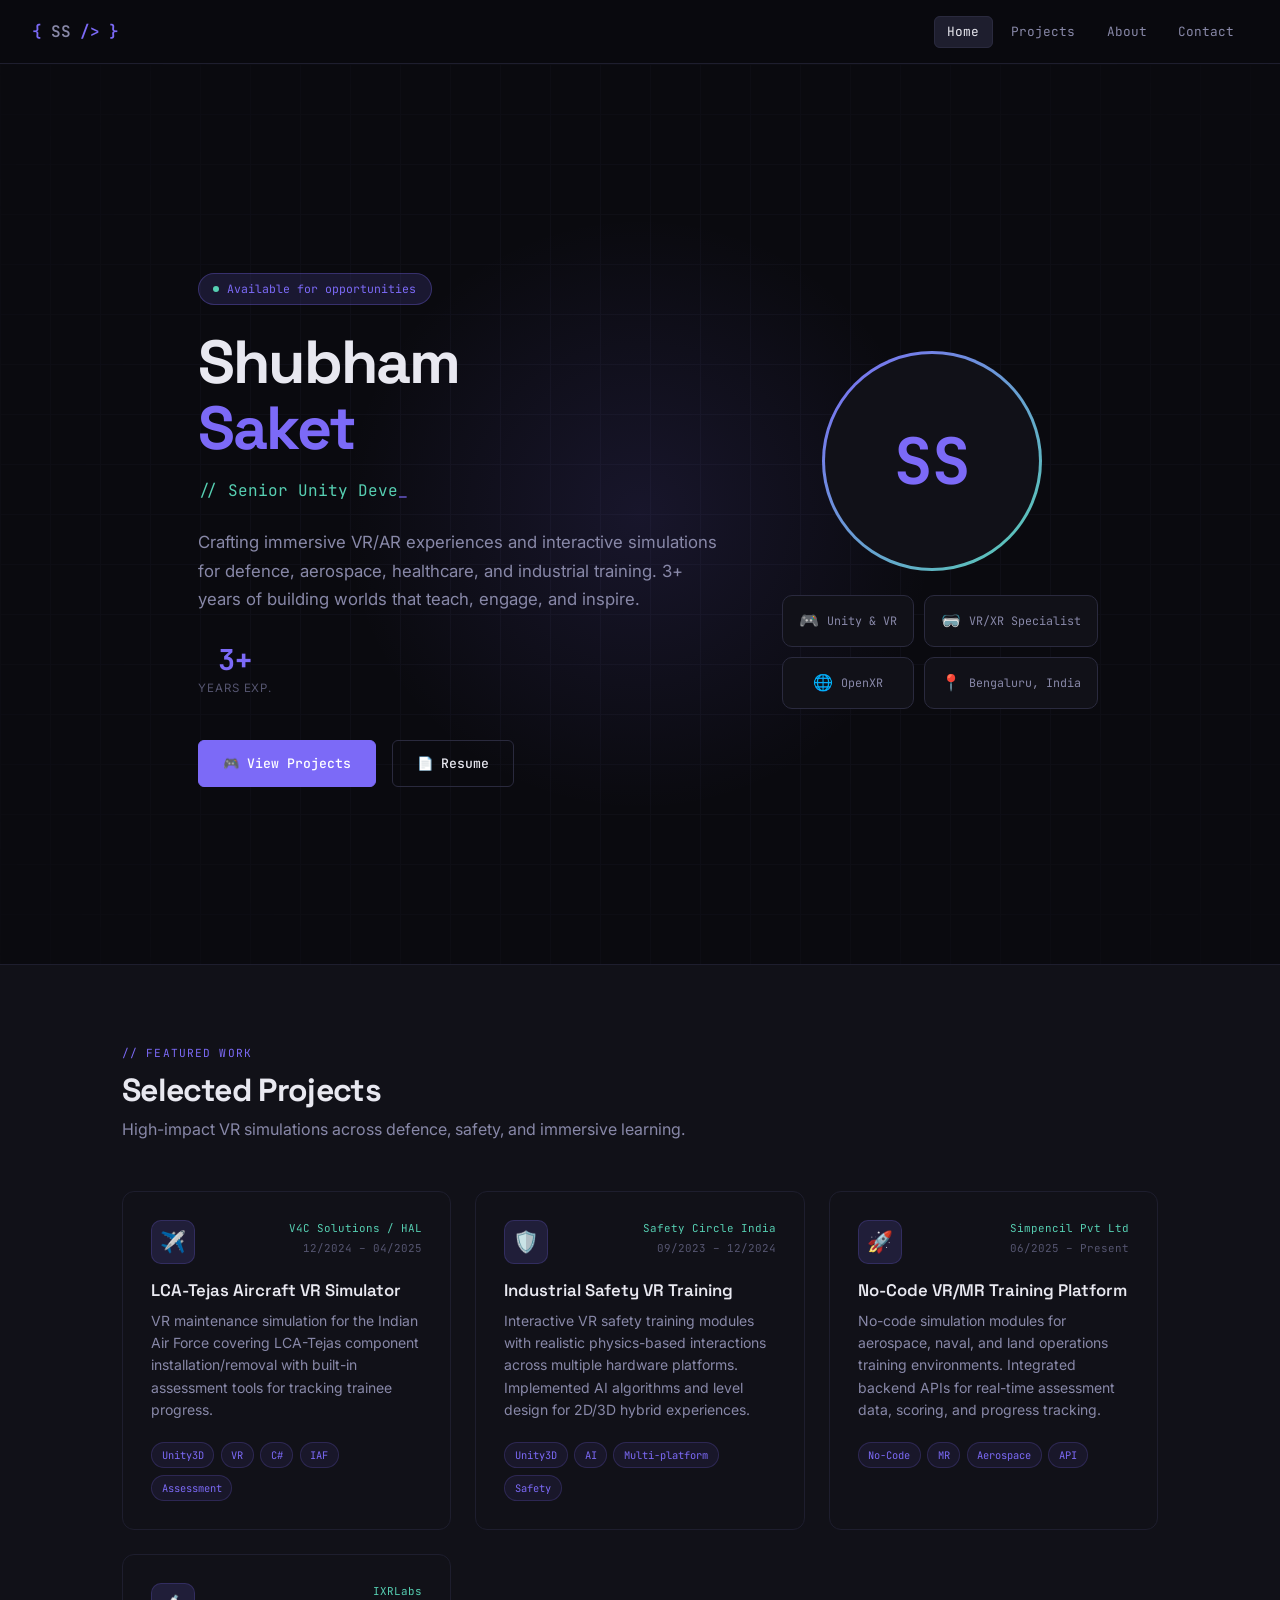
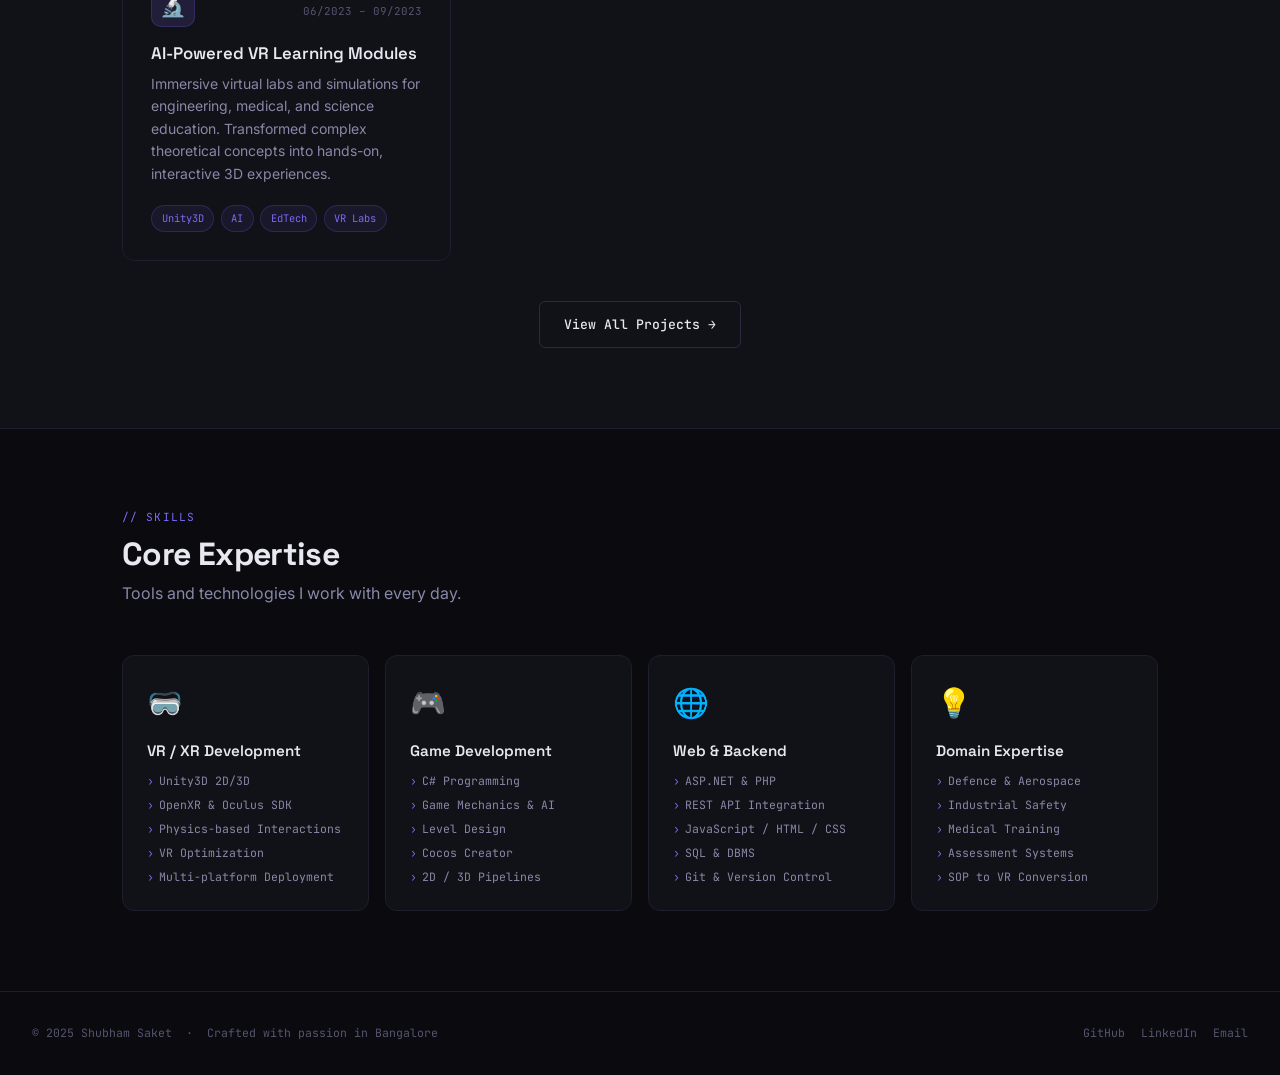
<file: index.html>
<!DOCTYPE html>
<html lang="en">
<head>
  <meta charset="UTF-8" />
  <meta name="viewport" content="width=device-width, initial-scale=1.0" />
  <meta name="description" content="Shubham Saket – Senior Unity Developer specializing in VR/AR simulations, immersive training experiences, and interactive 3D applications." />
  <title>Shubham Saket – Unity & VR Developer</title>
  <link rel="stylesheet" href="css/style.css" />
  <link rel="icon" href="data:image/svg+xml,<svg xmlns='http://www.w3.org/2000/svg' viewBox='0 0 100 100'><text y='.9em' font-size='90'>🎮</text></svg>" />
</head>
<body>

<!-- ===== NAV ===== -->
<nav>
  <div class="nav-logo">{ <span>SS</span> /&gt; }</div>
  <ul class="nav-links">
    <li><a href="index.html">Home</a></li>
    <li><a href="projects.html">Projects</a></li>
    <li><a href="about.html">About</a></li>
    <li><a href="contact.html">Contact</a></li>
  </ul>
  <div class="hamburger" aria-label="Menu">
    <span></span><span></span><span></span>
  </div>
</nav>

<main>

  <!-- ===== HERO ===== -->
  <section class="hero">
    <div class="hero-grid-bg"></div>
    <div class="hero-glow"></div>
    <div class="container">
      <div class="hero-content">

        <!-- Left Text -->
        <div class="hero-text">
          <div class="hero-badge">Available for opportunities</div>
          <h1>Shubham<br/><span class="accent">Saket</span></h1>
          <div class="hero-role">// <span id="typeEffect">Senior Unity Developer</span><span style="color:var(--accent);animation:pulse 1s infinite">_</span></div>
          <p>Crafting immersive VR/AR experiences and interactive simulations for defence, aerospace, healthcare, and industrial training. 3+ years of building worlds that teach, engage, and inspire.</p>

          <div class="hero-stats">
            <div class="stat">
              <span class="stat-num">3+</span>
              <span class="stat-label">Years Exp.</span>
            </div>
          </div>

          <div class="hero-actions">
            <a href="projects.html" class="btn btn-primary">🎮 View Projects</a>
          <a href="resume/Shubham-Saket.pdf" download class="btn btn-outline">📄 Resume</a>
          </div>
        </div>

        <!-- Right Avatar -->
        <div class="hero-avatar-wrap">
          <div class="avatar-ring">
            <div class="avatar-inner">SS</div>
          </div>
         <div class="hero-chips-row">
  <div class="chip"><span class="chip-icon">🎮</span> Unity &amp; VR</div>
  <div class="chip"><span class="chip-icon">🥽</span> VR/XR Specialist</div>
  <div class="chip"><span class="chip-icon">🌐</span> OpenXR</div>
  <div class="chip"><span class="chip-icon">📍</span> Bengaluru, India</div>
        </div>
        </div>

      </div>
    </div>
  </section>

  <!-- ===== FEATURED PROJECTS ===== -->
  <section style="background: var(--bg-card); border-top: 1px solid var(--border); border-bottom: 1px solid var(--border);">
    <div class="container">
      <span class="tag">// Featured Work</span>
      <h2 class="section-title">Selected Projects</h2>
      <p class="section-subtitle">High-impact VR simulations across defence, safety, and immersive learning.</p>

      <div class="projects-grid">

        <div class="project-card fade-in">
          <div class="card-header">
            <div class="card-icon">✈️</div>
            <div class="card-meta">
              <span class="card-company">V4C Solutions / HAL</span>
              12/2024 – 04/2025
            </div>
          </div>
          <h3>LCA-Tejas Aircraft VR Simulator</h3>
          <p>VR maintenance simulation for the Indian Air Force covering LCA-Tejas component installation/removal with built-in assessment tools for tracking trainee progress.</p>
          <div class="card-tags">
            <span class="pill">Unity3D</span>
            <span class="pill">VR</span>
            <span class="pill">C#</span>
            <span class="pill">IAF</span>
            <span class="pill">Assessment</span>
          </div>
        </div>

        <div class="project-card fade-in delay-1">
          <div class="card-header">
            <div class="card-icon">🛡️</div>
            <div class="card-meta">
              <span class="card-company">Safety Circle India</span>
              09/2023 – 12/2024
            </div>
          </div>
          <h3>Industrial Safety VR Training</h3>
          <p>Interactive VR safety training modules with realistic physics-based interactions across multiple hardware platforms. Implemented AI algorithms and level design for 2D/3D hybrid experiences.</p>
          <div class="card-tags">
            <span class="pill">Unity3D</span>
            <span class="pill">AI</span>
            <span class="pill">Multi-platform</span>
            <span class="pill">Safety</span>
          </div>
        </div>

        <div class="project-card fade-in delay-2">
          <div class="card-header">
            <div class="card-icon">🚀</div>
            <div class="card-meta">
              <span class="card-company">Simpencil Pvt Ltd</span>
              06/2025 – Present
            </div>
          </div>
          <h3>No-Code VR/MR Training Platform</h3>
          <p>No-code simulation modules for aerospace, naval, and land operations training environments. Integrated backend APIs for real-time assessment data, scoring, and progress tracking.</p>
          <div class="card-tags">
            <span class="pill">No-Code</span>
            <span class="pill">MR</span>
            <span class="pill">Aerospace</span>
            <span class="pill">API</span>
          </div>
        </div>

        <div class="project-card fade-in delay-3">
          <div class="card-header">
            <div class="card-icon">🔬</div>
            <div class="card-meta">
              <span class="card-company">IXRLabs</span>
              06/2023 – 09/2023
            </div>
          </div>
          <h3>AI-Powered VR Learning Modules</h3>
          <p>Immersive virtual labs and simulations for engineering, medical, and science education. Transformed complex theoretical concepts into hands-on, interactive 3D experiences.</p>
          <div class="card-tags">
            <span class="pill">Unity3D</span>
            <span class="pill">AI</span>
            <span class="pill">EdTech</span>
            <span class="pill">VR Labs</span>
          </div>
        </div>

      </div>

      <div style="text-align:center; margin-top: 2.5rem;">
        <a href="projects.html" class="btn btn-outline">View All Projects →</a>
      </div>
    </div>
  </section>

  <!-- ===== CORE EXPERTISE ===== -->
  <section>
    <div class="container">
      <span class="tag">// Skills</span>
      <h2 class="section-title">Core Expertise</h2>
      <p class="section-subtitle">Tools and technologies I work with every day.</p>

      <div class="expertise-grid">
        <div class="expertise-card fade-in">
          <span class="expertise-icon">🥽</span>
          <h3>VR / XR Development</h3>
          <ul>
            <li>Unity3D 2D/3D</li>
            <li>OpenXR & Oculus SDK</li>
            <li>Physics-based Interactions</li>
            <li>VR Optimization</li>
            <li>Multi-platform Deployment</li>
          </ul>
        </div>
        <div class="expertise-card fade-in delay-1">
          <span class="expertise-icon">🎮</span>
          <h3>Game Development</h3>
          <ul>
            <li>C# Programming</li>
            <li>Game Mechanics & AI</li>
            <li>Level Design</li>
            <li>Cocos Creator</li>
            <li>2D / 3D Pipelines</li>
          </ul>
        </div>
        <div class="expertise-card fade-in delay-2">
          <span class="expertise-icon">🌐</span>
          <h3>Web & Backend</h3>
          <ul>
            <li>ASP.NET & PHP</li>
            <li>REST API Integration</li>
            <li>JavaScript / HTML / CSS</li>
            <li>SQL & DBMS</li>
            <li>Git & Version Control</li>
          </ul>
        </div>
        <div class="expertise-card fade-in delay-3">
          <span class="expertise-icon">💡</span>
          <h3>Domain Expertise</h3>
          <ul>
            <li>Defence & Aerospace</li>
            <li>Industrial Safety</li>
            <li>Medical Training</li>
            <li>Assessment Systems</li>
            <li>SOP to VR Conversion</li>
          </ul>
        </div>
      </div>
    </div>
  </section>

</main>

<!-- ===== FOOTER ===== -->
<footer>
  <p>© 2025 Shubham Saket &nbsp;·&nbsp; Crafted with passion in Bangalore</p>
  <div class="footer-links">
    <a href="https://github.com/shubhamsaket49" target="_blank">GitHub</a>
    <a href="https://www.linkedin.com/in/shubhamsaket/" target="_blank">LinkedIn</a>
    <a href="mailto:shubhamsaket49@gmail.com">Email</a>
  </div>
</footer>

<script src="js/main.js"></script>
</body>
</html>
</file>
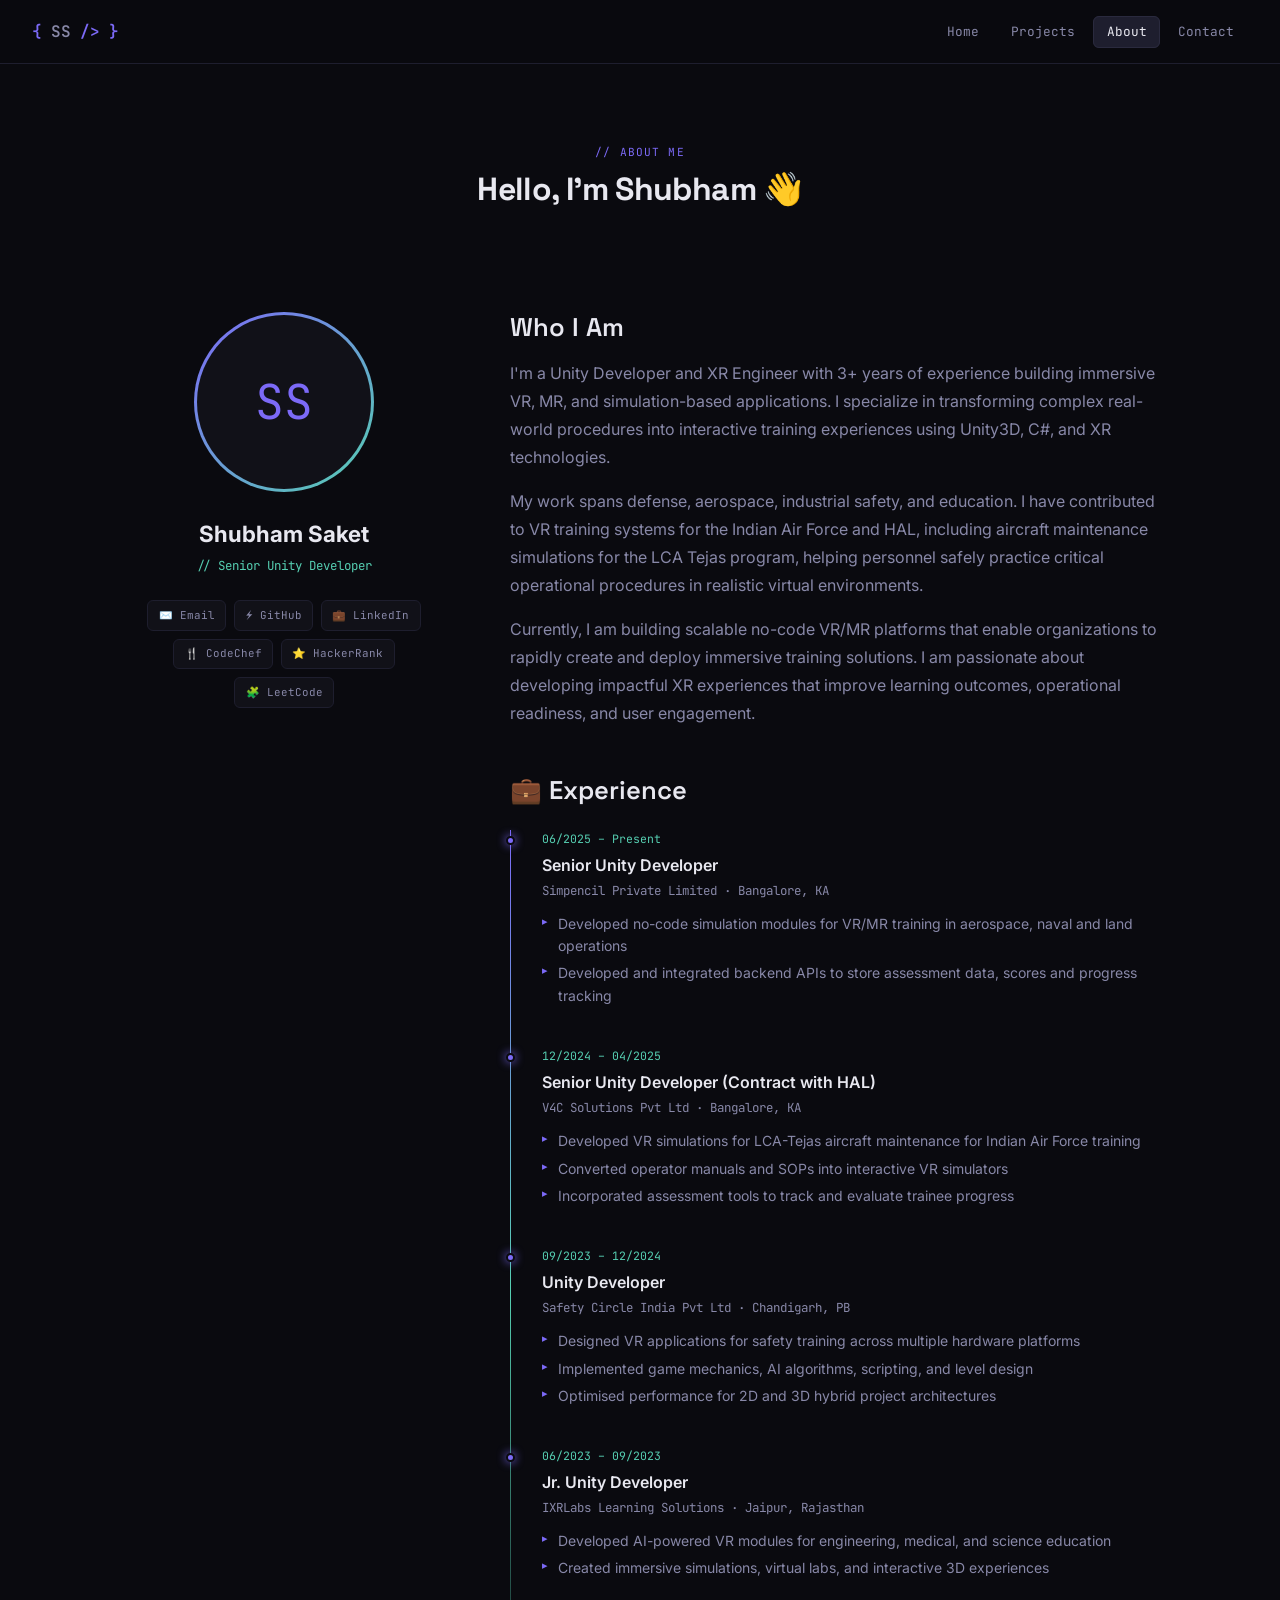
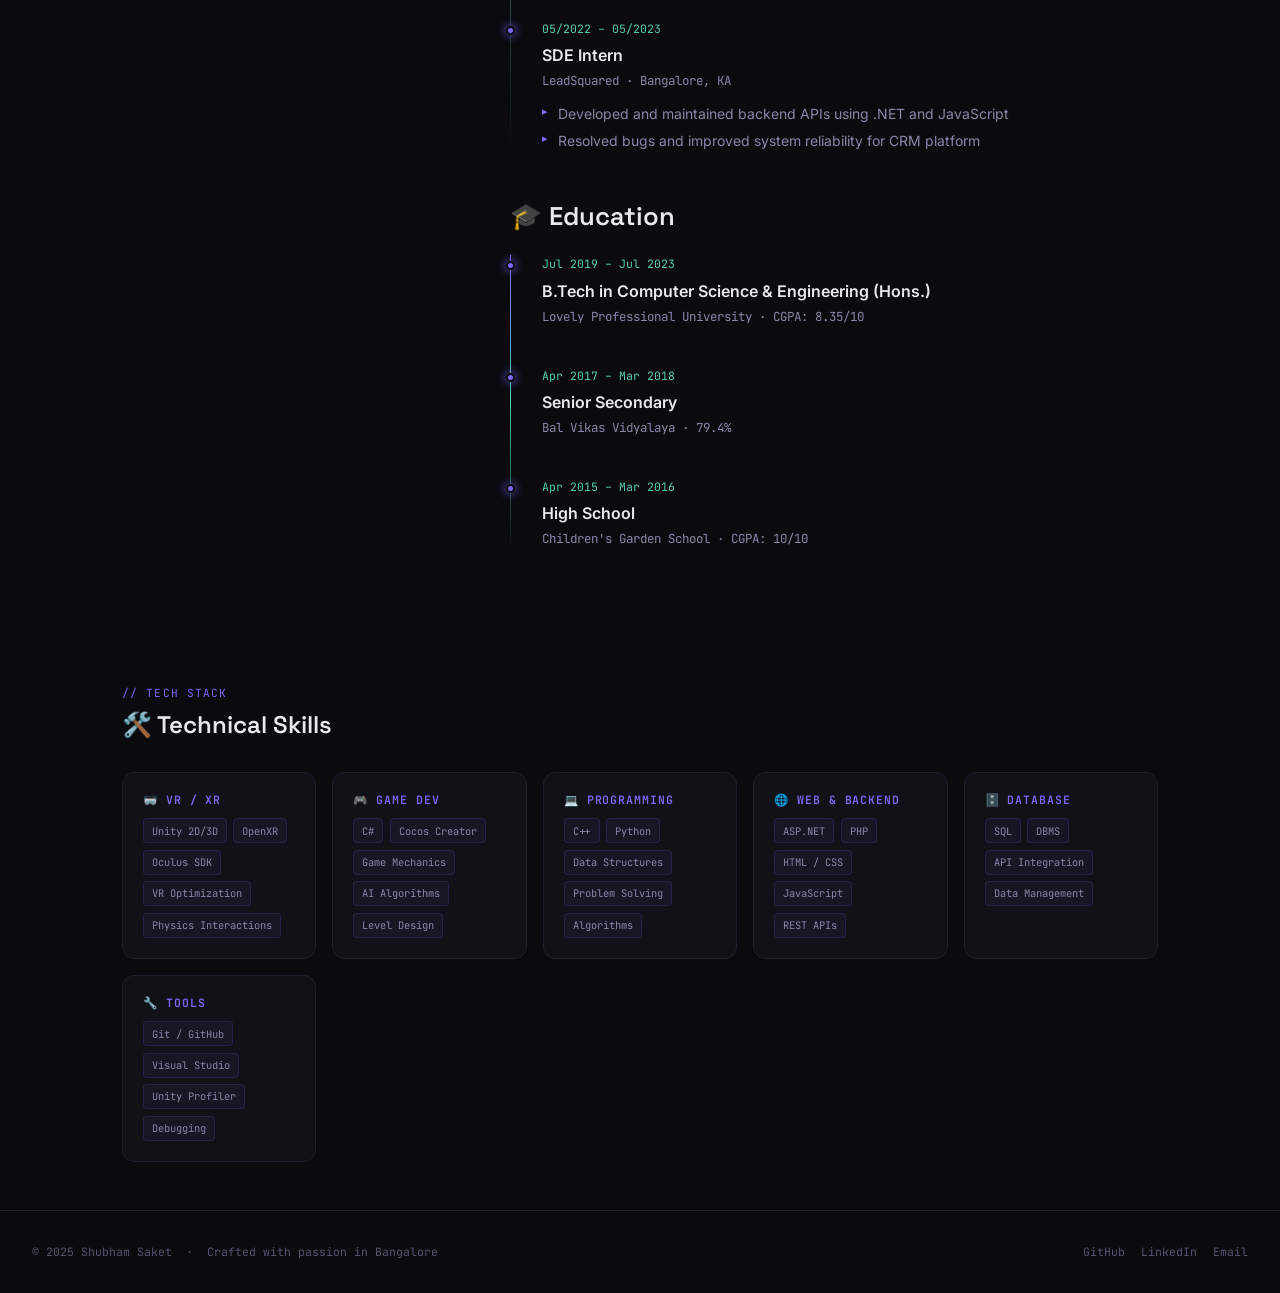
<file: about.html>
<!DOCTYPE html>
<html lang="en">
<head>
  <meta charset="UTF-8" />
  <meta name="viewport" content="width=device-width, initial-scale=1.0" />
  <meta name="description" content="About Shubham Saket – Senior Unity & VR Developer from Bangalore, India." />
  <title>About | Shubham Saket</title>
  <link rel="stylesheet" href="css/style.css" />
  <link rel="icon" href="data:image/svg+xml,<svg xmlns='http://www.w3.org/2000/svg' viewBox='0 0 100 100'><text y='.9em' font-size='90'>🎮</text></svg>" />
</head>
<body>

<nav>
  <div class="nav-logo">{ <span>SS</span> /&gt; }</div>
  <ul class="nav-links">
    <li><a href="index.html">Home</a></li>
    <li><a href="projects.html">Projects</a></li>
    <li><a href="about.html">About</a></li>
    <li><a href="contact.html">Contact</a></li>
  </ul>
  <div class="hamburger"><span></span><span></span><span></span></div>
</nav>

<main>
  <div class="about-hero">
    <div class="container">
      <span class="tag">// About Me</span>
      <h1 class="section-title">Hello, I'm Shubham 👋</h1>
    </div>
  </div>

  <div class="container">
    <div class="about-bio">

      <!-- Sticky Sidebar -->
      <aside class="bio-avatar fade-in">
        <div class="bio-avatar-img">
          <div class="bio-avatar-img-inner">SS</div>
        </div>
        <div class="bio-name">Shubham Saket</div>
        <div class="bio-title">// Senior Unity Developer</div>
        <div class="bio-links">
          <a href="mailto:shubhamsaket49@gmail.com" class="bio-link">✉️ Email</a>
          <a href="https://github.com/shubhamsaket49" target="_blank" class="bio-link">⚡ GitHub</a>
          <a href="https://www.linkedin.com/in/shubhamsaket/" target="_blank" class="bio-link">💼 LinkedIn</a>
          <a href="https://www.codechef.com/users/saket5541" target="_blank" class="bio-link">🍴 CodeChef</a>
          <a href="https://www.hackerrank.com/shubhamsaket49" target="_blank" class="bio-link">⭐ HackerRank</a>
          <a href="https://leetcode.com/shubham2710" target="_blank" class="bio-link">🧩 LeetCode</a>
        </div>
      </aside>

      <!-- Main Bio Content -->
      <div class="bio-text fade-in delay-1">

        <!-- WHO I AM — kept exactly as you want -->
        <h2>Who I Am</h2>
        <p>I'm a Unity Developer and XR Engineer with 3+ years of experience building immersive VR, MR, and simulation-based applications. I specialize in transforming complex real-world procedures into interactive training experiences using Unity3D, C#, and XR technologies.</p>
        <p>My work spans defense, aerospace, industrial safety, and education. I have contributed to VR training systems for the Indian Air Force and HAL, including aircraft maintenance simulations for the LCA Tejas program, helping personnel safely practice critical operational procedures in realistic virtual environments.</p>
        <p>Currently, I am building scalable no-code VR/MR platforms that enable organizations to rapidly create and deploy immersive training solutions. I am passionate about developing impactful XR experiences that improve learning outcomes, operational readiness, and user engagement.</p>

        <!-- Experience Timeline -->
        <h2 style="margin-top: 3rem; margin-bottom: 1.5rem;">💼 Experience</h2>
        <div class="timeline">

          <div class="timeline-item">
            <div class="timeline-date">06/2025 – Present</div>
            <div class="timeline-role">Senior Unity Developer</div>
            <div class="timeline-company">Simpencil Private Limited · Bangalore, KA</div>
            <ul>
              <li>Developed no-code simulation modules for VR/MR training in aerospace, naval and land operations</li>
              <li>Developed and integrated backend APIs to store assessment data, scores and progress tracking</li>
            </ul>
          </div>

          <div class="timeline-item">
            <div class="timeline-date">12/2024 – 04/2025</div>
            <div class="timeline-role">Senior Unity Developer (Contract with HAL)</div>
            <div class="timeline-company">V4C Solutions Pvt Ltd · Bangalore, KA</div>
            <ul>
              <li>Developed VR simulations for LCA-Tejas aircraft maintenance for Indian Air Force training</li>
              <li>Converted operator manuals and SOPs into interactive VR simulators</li>
              <li>Incorporated assessment tools to track and evaluate trainee progress</li>
            </ul>
          </div>

          <div class="timeline-item">
            <div class="timeline-date">09/2023 – 12/2024</div>
            <div class="timeline-role">Unity Developer</div>
            <div class="timeline-company">Safety Circle India Pvt Ltd · Chandigarh, PB</div>
            <ul>
              <li>Designed VR applications for safety training across multiple hardware platforms</li>
              <li>Implemented game mechanics, AI algorithms, scripting, and level design</li>
              <li>Optimised performance for 2D and 3D hybrid project architectures</li>
            </ul>
          </div>

          <div class="timeline-item">
            <div class="timeline-date">06/2023 – 09/2023</div>
            <div class="timeline-role">Jr. Unity Developer</div>
            <div class="timeline-company">IXRLabs Learning Solutions · Jaipur, Rajasthan</div>
            <ul>
              <li>Developed AI-powered VR modules for engineering, medical, and science education</li>
              <li>Created immersive simulations, virtual labs, and interactive 3D experiences</li>
            </ul>
          </div>

          <div class="timeline-item">
            <div class="timeline-date">05/2022 – 05/2023</div>
            <div class="timeline-role">SDE Intern</div>
            <div class="timeline-company">LeadSquared · Bangalore, KA</div>
            <ul>
              <li>Developed and maintained backend APIs using .NET and JavaScript</li>
              <li>Resolved bugs and improved system reliability for CRM platform</li>
            </ul>
          </div>

        </div>

        <!-- Education -->
        <h2 style="margin-top: 3rem; margin-bottom: 1.5rem;">🎓 Education</h2>
        <div class="timeline">
          <div class="timeline-item">
            <div class="timeline-date">Jul 2019 – Jul 2023</div>
            <div class="timeline-role">B.Tech in Computer Science & Engineering (Hons.)</div>
            <div class="timeline-company">Lovely Professional University · CGPA: 8.35/10</div>
          </div>
          <div class="timeline-item">
            <div class="timeline-date">Apr 2017 – Mar 2018</div>
            <div class="timeline-role">Senior Secondary</div>
            <div class="timeline-company">Bal Vikas Vidyalaya · 79.4%</div>
          </div>
          <div class="timeline-item">
            <div class="timeline-date">Apr 2015 – Mar 2016</div>
            <div class="timeline-role">High School</div>
            <div class="timeline-company">Children's Garden School · CGPA: 10/10</div>
          </div>
        </div>

      </div>
    </div>

    <!-- Skills Grid -->
    <div class="skills-section fade-in">
      <span class="tag">// Tech Stack</span>
      <h2>🛠️ Technical Skills</h2>
      <div class="skills-grid">

        <div class="skill-category">
          <h4>🥽 VR / XR</h4>
          <ul>
            <li>Unity 2D/3D</li>
            <li>OpenXR</li>
            <li>Oculus SDK</li>
            <li>VR Optimization</li>
            <li>Physics Interactions</li>
          </ul>
        </div>

        <div class="skill-category">
          <h4>🎮 Game Dev</h4>
          <ul>
            <li>C#</li>
            <li>Cocos Creator</li>
            <li>Game Mechanics</li>
            <li>AI Algorithms</li>
            <li>Level Design</li>
          </ul>
        </div>

        <div class="skill-category">
          <h4>💻 Programming</h4>
          <ul>
            <li>C++</li>
            <li>Python</li>
            <li>Data Structures</li>
            <li>Problem Solving</li>
            <li>Algorithms</li>
          </ul>
        </div>

        <div class="skill-category">
          <h4>🌐 Web & Backend</h4>
          <ul>
            <li>ASP.NET</li>
            <li>PHP</li>
            <li>HTML / CSS</li>
            <li>JavaScript</li>
            <li>REST APIs</li>
          </ul>
        </div>

        <div class="skill-category">
          <h4>🗄️ Database</h4>
          <ul>
            <li>SQL</li>
            <li>DBMS</li>
            <li>API Integration</li>
            <li>Data Management</li>
          </ul>
        </div>

        <div class="skill-category">
          <h4>🔧 Tools</h4>
          <ul>
            <li>Git / GitHub</li>
            <li>Visual Studio</li>
            <li>Unity Profiler</li>
            <li>Debugging</li>
          </ul>
        </div>

      </div>
    </div>

  </div>
</main>

<footer>
  <p>© 2025 Shubham Saket &nbsp;·&nbsp; Crafted with passion in Bangalore</p>
  <div class="footer-links">
    <a href="https://github.com/shubhamsaket49" target="_blank">GitHub</a>
    <a href="https://www.linkedin.com/in/shubhamsaket/" target="_blank">LinkedIn</a>
    <a href="mailto:shubhamsaket49@gmail.com">Email</a>
  </div>
</footer>

<script src="js/main.js"></script>
</body>
</html>
</file>
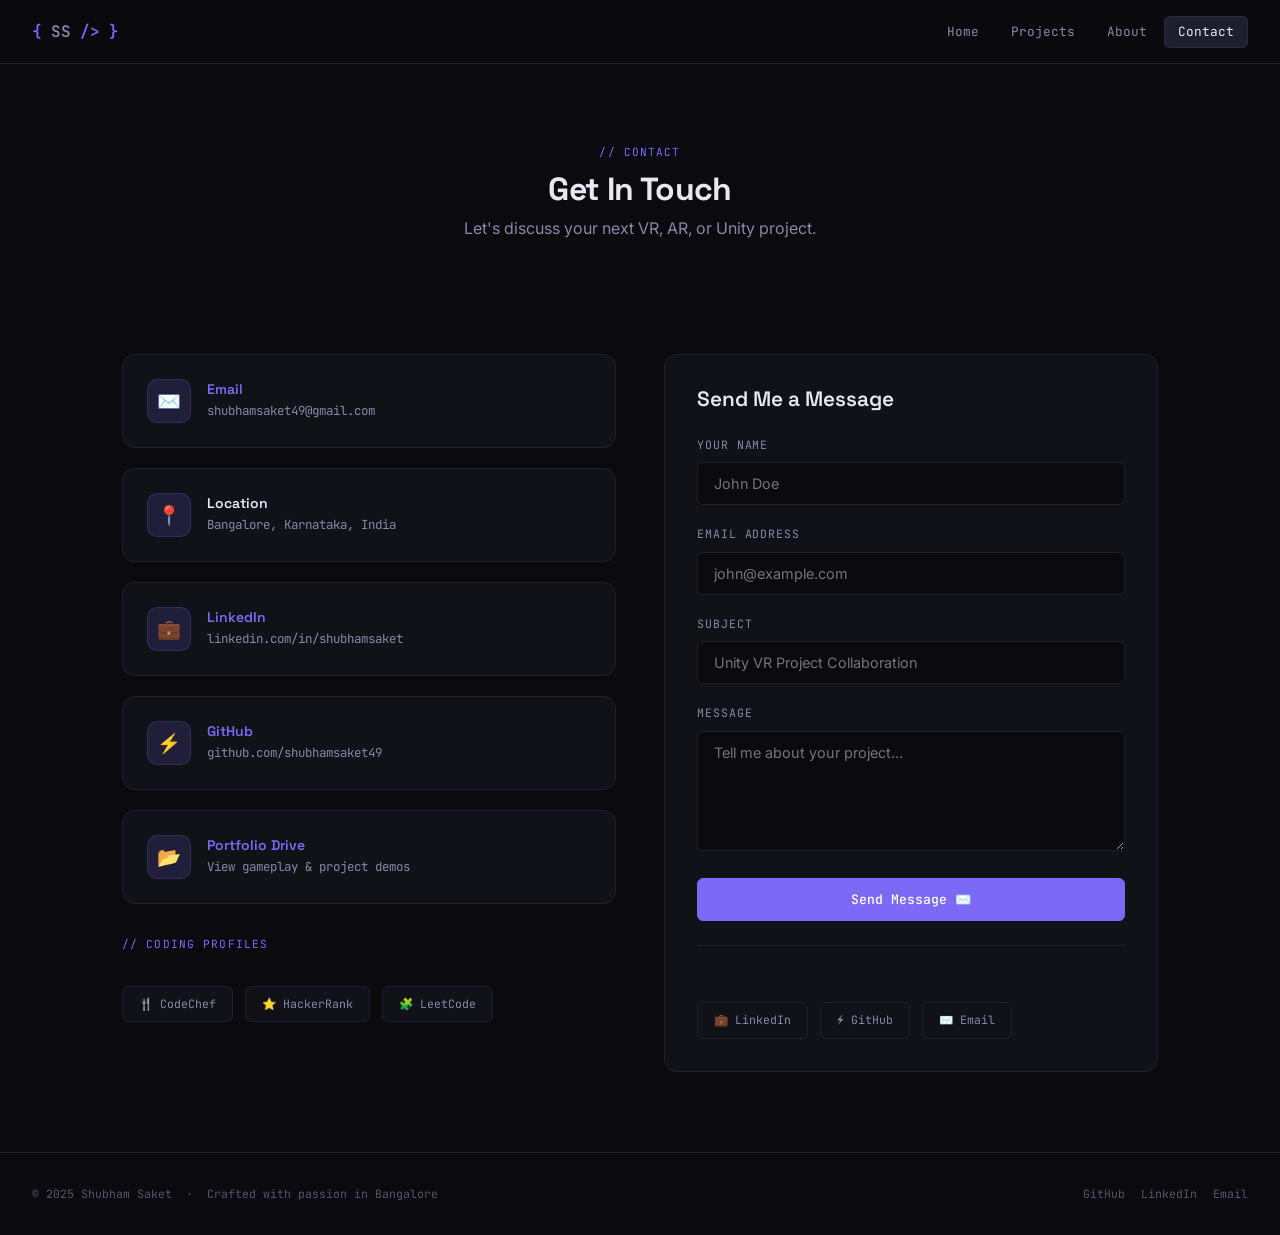
<file: contact.html>
<!DOCTYPE html>
<html lang="en">
<head>
  <meta charset="UTF-8" />
  <meta name="viewport" content="width=device-width, initial-scale=1.0" />
  <meta name="description" content="Get in touch with Shubham Saket for Unity, VR, and AR development opportunities." />
  <title>Contact | Shubham Saket</title>
  <link rel="stylesheet" href="css/style.css" />
  <link rel="icon" href="data:image/svg+xml,<svg xmlns='http://www.w3.org/2000/svg' viewBox='0 0 100 100'><text y='.9em' font-size='90'>🎮</text></svg>" />
</head>
<body>

<nav>
  <div class="nav-logo">{ <span>SS</span> /&gt; }</div>
  <ul class="nav-links">
    <li><a href="index.html">Home</a></li>
    <li><a href="projects.html">Projects</a></li>
    <li><a href="about.html">About</a></li>
    <li><a href="contact.html">Contact</a></li>
  </ul>
  <div class="hamburger"><span></span><span></span><span></span></div>
</nav>

<main>
  <div class="contact-hero">
    <div class="container">
      <span class="tag">// Contact</span>
      <h1 class="section-title">Get In Touch</h1>
      <p class="section-subtitle">Let's discuss your next VR, AR, or Unity project.</p>
    </div>
  </div>

  <div class="container">
    <div class="contact-grid">

      <!-- Left: Contact Cards -->
      <div>
        <div class="contact-info">

          <a class="contact-card fade-in" href="mailto:shubhamsaket49@gmail.com">
            <div class="contact-card-icon">✉️</div>
            <div class="contact-card-content">
              <h4>Email</h4>
              <p>shubhamsaket49@gmail.com</p>
            </div>
          </a>

          <div class="contact-card fade-in delay-1">
            <div class="contact-card-icon">📍</div>
            <div class="contact-card-content">
              <h4>Location</h4>
              <p>Bangalore, Karnataka, India</p>
            </div>
          </div>

          <a class="contact-card fade-in delay-2" href="https://www.linkedin.com/in/shubhamsaket/" target="_blank">
            <div class="contact-card-icon">💼</div>
            <div class="contact-card-content">
              <h4>LinkedIn</h4>
              <p>linkedin.com/in/shubhamsaket</p>
            </div>
          </a>

          <a class="contact-card fade-in delay-3" href="https://github.com/shubhamsaket49" target="_blank">
            <div class="contact-card-icon">⚡</div>
            <div class="contact-card-content">
              <h4>GitHub</h4>
              <p>github.com/shubhamsaket49</p>
            </div>
          </a>

          <a class="contact-card fade-in" href="https://drive.google.com/drive/folders/1--lT57aT-tNWMipGqq0n3ppi5oCKQ972" target="_blank">
            <div class="contact-card-icon">📂</div>
            <div class="contact-card-content">
              <h4>Portfolio Drive</h4>
              <p>View gameplay & project demos</p>
            </div>
          </a>

        </div>

        <!-- Coding Profiles -->
        <div style="margin-top: 2rem;">
          <div class="tag" style="margin-bottom: 0.75rem;">// Coding Profiles</div>
          <div class="social-row">
            <a href="https://www.codechef.com/users/saket5541" target="_blank" class="social-btn">🍴 CodeChef</a>
            <a href="https://www.hackerrank.com/shubhamsaket49" target="_blank" class="social-btn">⭐ HackerRank</a>
            <a href="https://leetcode.com/shubham2710" target="_blank" class="social-btn">🧩 LeetCode</a>
          </div>
        </div>
      </div>

      <!-- Right: Contact Form -->
      <div class="contact-form-wrap fade-in delay-2">
        <h2>Send Me a Message</h2>
        <form id="contactForm" novalidate action="https://formspree.io/f/mpqeoezj" method="POST">
          <input type="hidden" name="_replyto" value="shubhamsaket49@gmail.com" />

          <div class="form-group">
            <label for="name">Your Name</label>
            <input type="text" id="name" name="name" placeholder="John Doe" required />
          </div>

          <div class="form-group">
            <label for="email">Email Address</label>
            <input type="email" id="email" name="email" placeholder="john@example.com" required />
          </div>

          <div class="form-group">
            <label for="subject">Subject</label>
            <input type="text" id="subject" name="subject" placeholder="Unity VR Project Collaboration" />
          </div>

          <div class="form-group">
            <label for="message">Message</label>
            <textarea id="message" name="message" rows="5" placeholder="Tell me about your project..." required></textarea>
          </div>

          <button type="submit" class="btn btn-primary submit-btn" style="width:100%; justify-content:center;">
            Send Message ✉️
          </button>

        </form>

        <div style="margin-top: 1.5rem; padding-top: 1.5rem; border-top: 1px solid var(--border);">
          <div class="social-row">
            <a href="https://www.linkedin.com/in/shubhamsaket/" target="_blank" class="social-btn">💼 LinkedIn</a>
            <a href="https://github.com/shubhamsaket49" target="_blank" class="social-btn">⚡ GitHub</a>
            <a href="mailto:shubhamsaket49@gmail.com" class="social-btn">✉️ Email</a>
          </div>
        </div>
      </div>

    </div>
  </div>
</main>

<footer>
  <p>© 2025 Shubham Saket &nbsp;·&nbsp; Crafted with passion in Bangalore</p>
  <div class="footer-links">
    <a href="https://github.com/shubhamsaket49" target="_blank">GitHub</a>
    <a href="https://www.linkedin.com/in/shubhamsaket/" target="_blank">LinkedIn</a>
    <a href="mailto:shubhamsaket49@gmail.com">Email</a>
  </div>
</footer>

<script src="js/main.js"></script>
</body>
</html>
</file>
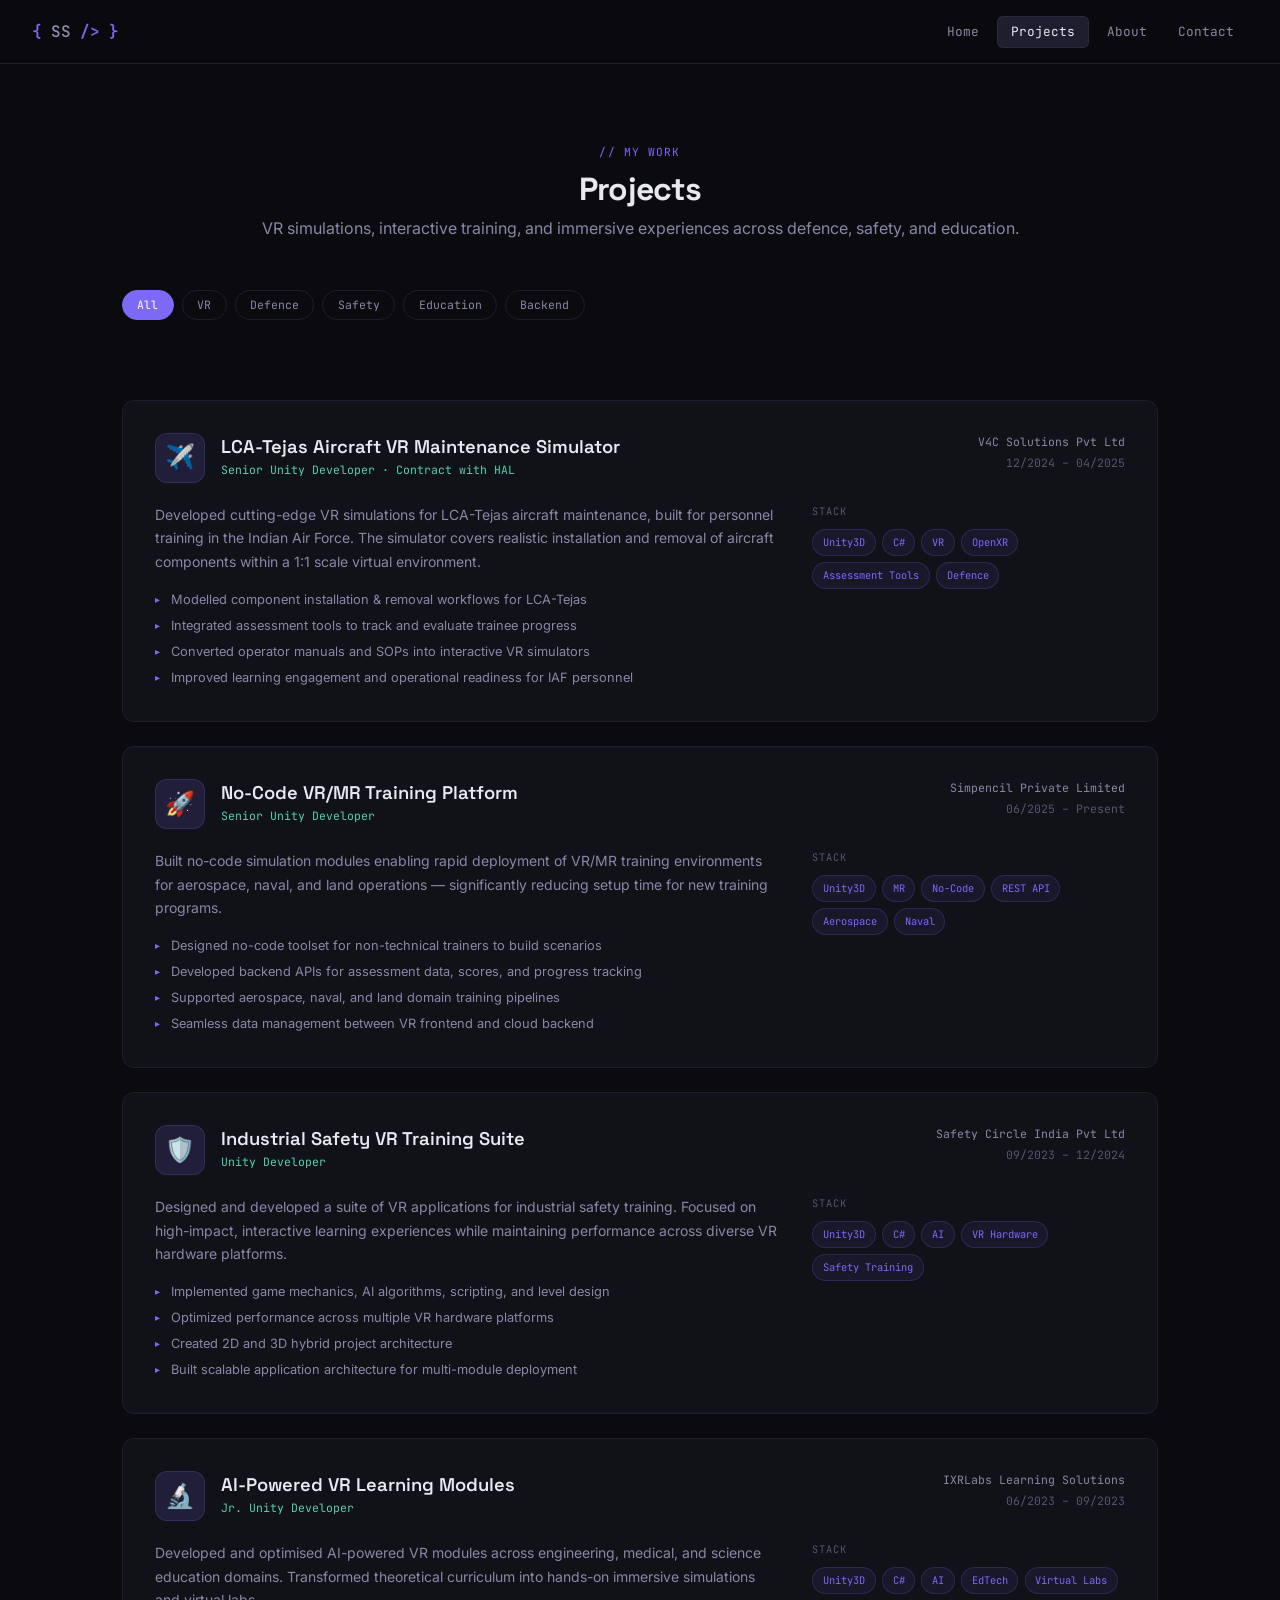
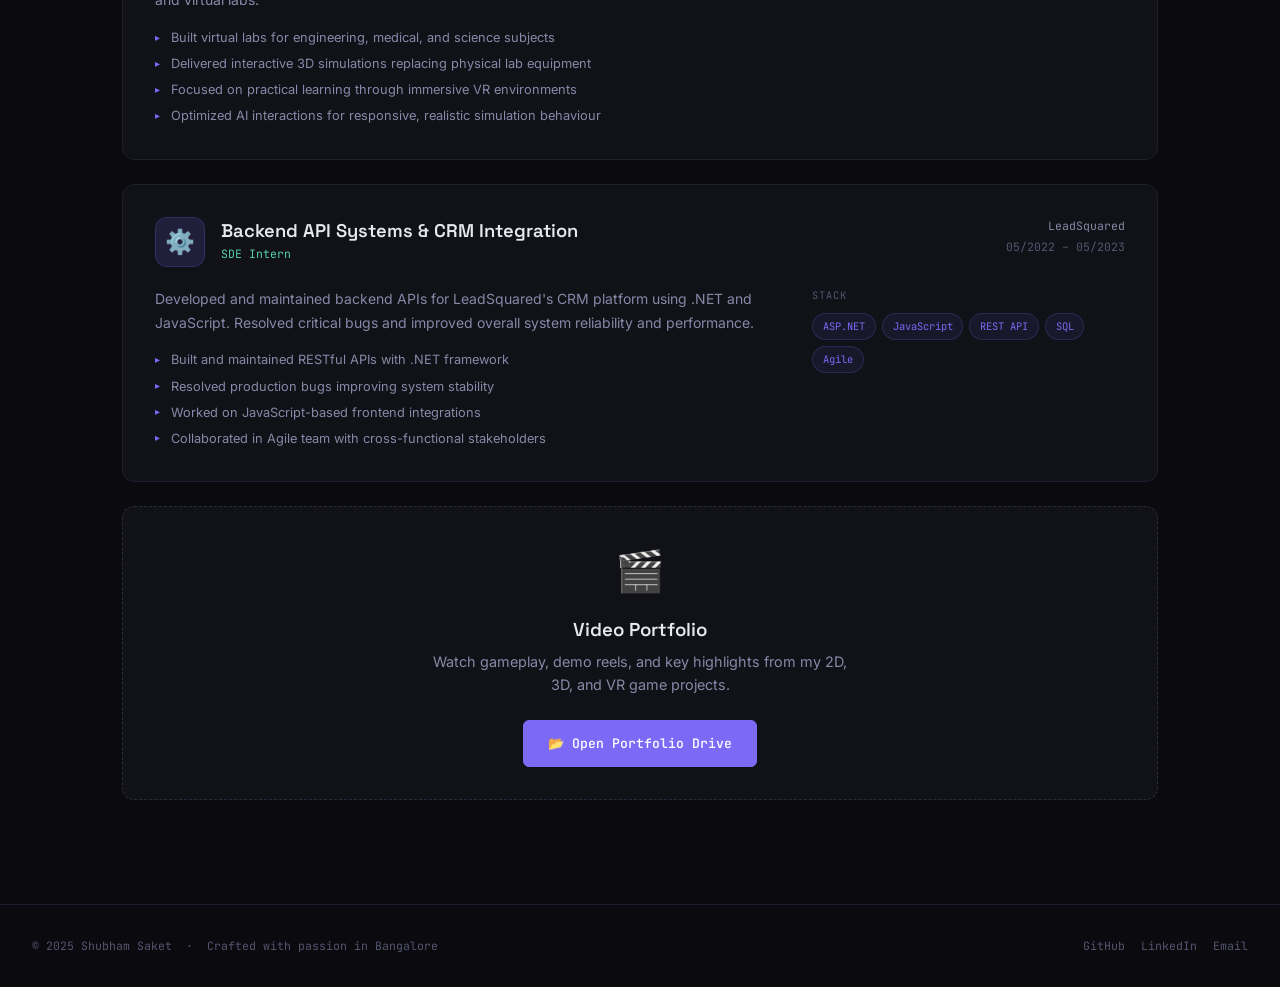
<file: projects.html>
<!DOCTYPE html>
<html lang="en">
<head>
  <meta charset="UTF-8" />
  <meta name="viewport" content="width=device-width, initial-scale=1.0" />
  <meta name="description" content="VR, AR, Unity, and game development projects by Shubham Saket." />
  <title>Projects | Shubham Saket</title>
  <link rel="stylesheet" href="css/style.css" />
  <link rel="icon" href="data:image/svg+xml,<svg xmlns='http://www.w3.org/2000/svg' viewBox='0 0 100 100'><text y='.9em' font-size='90'>🎮</text></svg>" />
</head>
<body>

<nav>
  <div class="nav-logo">{ <span>SS</span> /&gt; }</div>
  <ul class="nav-links">
    <li><a href="index.html">Home</a></li>
    <li><a href="projects.html">Projects</a></li>
    <li><a href="about.html">About</a></li>
    <li><a href="contact.html">Contact</a></li>
  </ul>
  <div class="hamburger"><span></span><span></span><span></span></div>
</nav>

<main>
  <div class="projects-hero">
    <div class="container">
      <span class="tag">// My Work</span>
      <h1 class="section-title">Projects</h1>
      <p class="section-subtitle">VR simulations, interactive training, and immersive experiences across defence, safety, and education.</p>

      <!-- Filter Bar -->
      <div class="filter-bar">
        <button class="filter-btn active" data-filter="all">All</button>
        <button class="filter-btn" data-filter="vr">VR</button>
        <button class="filter-btn" data-filter="defence">Defence</button>
        <button class="filter-btn" data-filter="safety">Safety</button>
        <button class="filter-btn" data-filter="education">Education</button>
        <button class="filter-btn" data-filter="backend">Backend</button>
      </div>
    </div>
  </div>

  <div class="container" style="padding-bottom: 5rem;">

    <!-- Project 1 -->
    <div class="full-project-card fade-in" data-category="vr defence">
      <div class="fpc-top">
        <div class="fpc-left">
          <div class="fpc-icon">✈️</div>
          <div class="fpc-title-group">
            <h3>LCA-Tejas Aircraft VR Maintenance Simulator</h3>
            <div class="fpc-role">Senior Unity Developer · Contract with HAL</div>
          </div>
        </div>
        <div class="fpc-date">
          <span class="fpc-employer">V4C Solutions Pvt Ltd</span>
          12/2024 – 04/2025
        </div>
      </div>
      <div class="fpc-body">
        <div>
          <p class="fpc-desc">Developed cutting-edge VR simulations for LCA-Tejas aircraft maintenance, built for personnel training in the Indian Air Force. The simulator covers realistic installation and removal of aircraft components within a 1:1 scale virtual environment.</p>
          <ul class="fpc-bullets">
            <li>Modelled component installation & removal workflows for LCA-Tejas</li>
            <li>Integrated assessment tools to track and evaluate trainee progress</li>
            <li>Converted operator manuals and SOPs into interactive VR simulators</li>
            <li>Improved learning engagement and operational readiness for IAF personnel</li>
          </ul>
        </div>
        <div class="fpc-tags-wrap">
          <div class="fpc-tags-label">Stack</div>
          <div class="card-tags">
            <span class="pill">Unity3D</span>
            <span class="pill">C#</span>
            <span class="pill">VR</span>
            <span class="pill">OpenXR</span>
            <span class="pill">Assessment Tools</span>
            <span class="pill">Defence</span>
          </div>
        </div>
      </div>
    </div>

    <!-- Project 2 -->
    <div class="full-project-card fade-in" data-category="vr defence education">
      <div class="fpc-top">
        <div class="fpc-left">
          <div class="fpc-icon">🚀</div>
          <div class="fpc-title-group">
            <h3>No-Code VR/MR Training Platform</h3>
            <div class="fpc-role">Senior Unity Developer</div>
          </div>
        </div>
        <div class="fpc-date">
          <span class="fpc-employer">Simpencil Private Limited</span>
          06/2025 – Present
        </div>
      </div>
      <div class="fpc-body">
        <div>
          <p class="fpc-desc">Built no-code simulation modules enabling rapid deployment of VR/MR training environments for aerospace, naval, and land operations — significantly reducing setup time for new training programs.</p>
          <ul class="fpc-bullets">
            <li>Designed no-code toolset for non-technical trainers to build scenarios</li>
            <li>Developed backend APIs for assessment data, scores, and progress tracking</li>
            <li>Supported aerospace, naval, and land domain training pipelines</li>
            <li>Seamless data management between VR frontend and cloud backend</li>
          </ul>
        </div>
        <div class="fpc-tags-wrap">
          <div class="fpc-tags-label">Stack</div>
          <div class="card-tags">
            <span class="pill">Unity3D</span>
            <span class="pill">MR</span>
            <span class="pill">No-Code</span>
            <span class="pill">REST API</span>
            <span class="pill">Aerospace</span>
            <span class="pill">Naval</span>
          </div>
        </div>
      </div>
    </div>

    <!-- Project 3 -->
    <div class="full-project-card fade-in" data-category="vr safety">
      <div class="fpc-top">
        <div class="fpc-left">
          <div class="fpc-icon">🛡️</div>
          <div class="fpc-title-group">
            <h3>Industrial Safety VR Training Suite</h3>
            <div class="fpc-role">Unity Developer</div>
          </div>
        </div>
        <div class="fpc-date">
          <span class="fpc-employer">Safety Circle India Pvt Ltd</span>
          09/2023 – 12/2024
        </div>
      </div>
      <div class="fpc-body">
        <div>
          <p class="fpc-desc">Designed and developed a suite of VR applications for industrial safety training. Focused on high-impact, interactive learning experiences while maintaining performance across diverse VR hardware platforms.</p>
          <ul class="fpc-bullets">
            <li>Implemented game mechanics, AI algorithms, scripting, and level design</li>
            <li>Optimized performance across multiple VR hardware platforms</li>
            <li>Created 2D and 3D hybrid project architecture</li>
            <li>Built scalable application architecture for multi-module deployment</li>
          </ul>
        </div>
        <div class="fpc-tags-wrap">
          <div class="fpc-tags-label">Stack</div>
          <div class="card-tags">
            <span class="pill">Unity3D</span>
            <span class="pill">C#</span>
            <span class="pill">AI</span>
            <span class="pill">VR Hardware</span>
            <span class="pill">Safety Training</span>
          </div>
        </div>
      </div>
    </div>

    <!-- Project 4 -->
    <div class="full-project-card fade-in" data-category="vr education">
      <div class="fpc-top">
        <div class="fpc-left">
          <div class="fpc-icon">🔬</div>
          <div class="fpc-title-group">
            <h3>AI-Powered VR Learning Modules</h3>
            <div class="fpc-role">Jr. Unity Developer</div>
          </div>
        </div>
        <div class="fpc-date">
          <span class="fpc-employer">IXRLabs Learning Solutions</span>
          06/2023 – 09/2023
        </div>
      </div>
      <div class="fpc-body">
        <div>
          <p class="fpc-desc">Developed and optimised AI-powered VR modules across engineering, medical, and science education domains. Transformed theoretical curriculum into hands-on immersive simulations and virtual labs.</p>
          <ul class="fpc-bullets">
            <li>Built virtual labs for engineering, medical, and science subjects</li>
            <li>Delivered interactive 3D simulations replacing physical lab equipment</li>
            <li>Focused on practical learning through immersive VR environments</li>
            <li>Optimized AI interactions for responsive, realistic simulation behaviour</li>
          </ul>
        </div>
        <div class="fpc-tags-wrap">
          <div class="fpc-tags-label">Stack</div>
          <div class="card-tags">
            <span class="pill">Unity3D</span>
            <span class="pill">C#</span>
            <span class="pill">AI</span>
            <span class="pill">EdTech</span>
            <span class="pill">Virtual Labs</span>
          </div>
        </div>
      </div>
    </div>

    <!-- Project 5 -->
    <div class="full-project-card fade-in" data-category="backend">
      <div class="fpc-top">
        <div class="fpc-left">
          <div class="fpc-icon">⚙️</div>
          <div class="fpc-title-group">
            <h3>Backend API Systems & CRM Integration</h3>
            <div class="fpc-role">SDE Intern</div>
          </div>
        </div>
        <div class="fpc-date">
          <span class="fpc-employer">LeadSquared</span>
          05/2022 – 05/2023
        </div>
      </div>
      <div class="fpc-body">
        <div>
          <p class="fpc-desc">Developed and maintained backend APIs for LeadSquared's CRM platform using .NET and JavaScript. Resolved critical bugs and improved overall system reliability and performance.</p>
          <ul class="fpc-bullets">
            <li>Built and maintained RESTful APIs with .NET framework</li>
            <li>Resolved production bugs improving system stability</li>
            <li>Worked on JavaScript-based frontend integrations</li>
            <li>Collaborated in Agile team with cross-functional stakeholders</li>
          </ul>
        </div>
        <div class="fpc-tags-wrap">
          <div class="fpc-tags-label">Stack</div>
          <div class="card-tags">
            <span class="pill">ASP.NET</span>
            <span class="pill">JavaScript</span>
            <span class="pill">REST API</span>
            <span class="pill">SQL</span>
            <span class="pill">Agile</span>
          </div>
        </div>
      </div>
    </div>

    <!-- Portfolio Link Card -->
    <div class="full-project-card fade-in" style="text-align:center; border-style: dashed; border-color: var(--border-bright);">
      <div style="font-size:2.5rem; margin-bottom: 1rem;">🎬</div>
      <h3 style="margin-bottom: 0.5rem;">Video Portfolio</h3>
      <p style="color:var(--text-secondary); font-size:0.9rem; max-width:420px; margin:0 auto 1.5rem;">Watch gameplay, demo reels, and key highlights from my 2D, 3D, and VR game projects.</p>
      <a href="https://drive.google.com/drive/folders/1--lT57aT-tNWMipGqq0n3ppi5oCKQ972" target="_blank" class="btn btn-primary">📂 Open Portfolio Drive</a>
    </div>

  </div>
</main>

<footer>
  <p>© 2025 Shubham Saket &nbsp;·&nbsp; Crafted with passion in Bangalore</p>
  <div class="footer-links">
    <a href="https://github.com/shubhamsaket49" target="_blank">GitHub</a>
    <a href="https://www.linkedin.com/in/shubhamsaket/" target="_blank">LinkedIn</a>
    <a href="mailto:shubhamsaket49@gmail.com">Email</a>
  </div>
</footer>

<script src="js/main.js"></script>
</body>
</html>
</file>
<file: css/style.css>
/* ===== IMPORTS ===== */
@import url('https://fonts.googleapis.com/css2?family=JetBrains+Mono:wght@300;400;500;600;700&family=Inter:wght@300;400;500;600;700&family=Space+Grotesk:wght@400;500;600;700&display=swap');

/* ===== RESET & ROOT ===== */
*, *::before, *::after { box-sizing: border-box; margin: 0; padding: 0; }

:root {
  --bg: #0a0a0f;
  --bg-card: #111118;
  --bg-card-hover: #16161f;
  --border: #1e1e2e;
  --border-bright: #2a2a3e;
  --accent: #7c6af7;
  --accent-2: #56cfb2;
  --accent-glow: rgba(124, 106, 247, 0.15);
  --text-primary: #e8e8f0;
  --text-secondary: #8888a8;
  --text-muted: #555570;
  --mono: 'JetBrains Mono', monospace;
  --sans: 'Space Grotesk', sans-serif;
  --body: 'Inter', sans-serif;
  --radius: 12px;
  --radius-sm: 6px;
  --nav-height: 64px;
  --transition: 0.25s ease;
}

html { scroll-behavior: smooth; }

body {
  background: var(--bg);
  color: var(--text-primary);
  font-family: var(--body);
  font-size: 16px;
  line-height: 1.6;
  overflow-x: hidden;
  min-height: 100vh;
}

a { color: var(--accent); text-decoration: none; transition: color var(--transition); }
a:hover { color: var(--accent-2); }

/* ===== SCROLLBAR ===== */
::-webkit-scrollbar { width: 6px; }
::-webkit-scrollbar-track { background: var(--bg); }
::-webkit-scrollbar-thumb { background: var(--border-bright); border-radius: 3px; }

/* ===== NAVBAR ===== */
nav {
  position: fixed;
  top: 0; left: 0; right: 0;
  height: var(--nav-height);
  background: rgba(10, 10, 15, 0.85);
  backdrop-filter: blur(20px);
  border-bottom: 1px solid var(--border);
  display: flex;
  align-items: center;
  justify-content: space-between;
  padding: 0 2rem;
  z-index: 1000;
}

.nav-logo {
  font-family: var(--mono);
  font-size: 1rem;
  font-weight: 600;
  color: var(--accent);
  letter-spacing: -0.02em;
}

.nav-logo span { color: var(--text-secondary); }

.nav-links {
  display: flex;
  gap: 0.25rem;
  list-style: none;
}

.nav-links a {
  font-family: var(--mono);
  font-size: 0.8rem;
  color: var(--text-secondary);
  padding: 0.4rem 0.8rem;
  border-radius: var(--radius-sm);
  transition: all var(--transition);
  border: 1px solid transparent;
}

.nav-links a:hover,
.nav-links a.active {
  color: var(--text-primary);
  background: var(--border);
  border-color: var(--border-bright);
}

.hamburger {
  display: none;
  flex-direction: column;
  gap: 5px;
  cursor: pointer;
  padding: 4px;
}

.hamburger span {
  display: block;
  width: 22px;
  height: 2px;
  background: var(--text-secondary);
  border-radius: 2px;
  transition: all var(--transition);
}

/* ===== LAYOUT ===== */
main { padding-top: var(--nav-height); min-height: 100vh; }

.container {
  max-width: 1100px;
  margin: 0 auto;
  padding: 0 2rem;
}

section { padding: 5rem 0; }

/* ===== TYPOGRAPHY ===== */
h1, h2, h3, h4 { font-family: var(--sans); font-weight: 600; line-height: 1.2; }

.section-title {
  font-size: 2rem;
  font-weight: 700;
  margin-bottom: 0.5rem;
  letter-spacing: -0.02em;
}

.section-subtitle {
  color: var(--text-secondary);
  font-size: 1rem;
  margin-bottom: 3rem;
}

.tag {
  font-family: var(--mono);
  font-size: 0.7rem;
  color: var(--accent);
  letter-spacing: 0.1em;
  text-transform: uppercase;
  margin-bottom: 0.5rem;
  display: block;
}

/* ===== HERO ===== */
.hero {
  min-height: 100vh;
  display: flex;
  align-items: center;
  position: relative;
  overflow: hidden;
  padding: 6rem 0 4rem;
}

.hero-grid-bg {
  position: absolute;
  inset: 0;
  background-image:
    linear-gradient(var(--border) 1px, transparent 1px),
    linear-gradient(90deg, var(--border) 1px, transparent 1px);
  background-size: 50px 50px;
  opacity: 0.3;
  mask-image: radial-gradient(ellipse 80% 80% at 50% 50%, black 30%, transparent 100%);
}

.hero-glow {
  position: absolute;
  width: 600px;
  height: 600px;
  background: radial-gradient(circle, rgba(124, 106, 247, 0.12) 0%, transparent 70%);
  top: 50%;
  left: 50%;
  transform: translate(-50%, -50%);
  pointer-events: none;
}

.hero-content {
  position: relative;
  display: grid;
  grid-template-columns: 1fr auto;
  gap: 4rem;
  align-items: center;
  width: 100%;
}

.hero-badge {
  display: inline-flex;
  align-items: center;
  gap: 0.5rem;
  background: var(--accent-glow);
  border: 1px solid rgba(124, 106, 247, 0.3);
  border-radius: 100px;
  padding: 0.35rem 0.9rem;
  font-family: var(--mono);
  font-size: 0.72rem;
  color: var(--accent);
  margin-bottom: 1.5rem;
}

.hero-badge::before {
  content: '';
  width: 6px;
  height: 6px;
  background: var(--accent-2);
  border-radius: 50%;
  animation: pulse 2s infinite;
}

@keyframes pulse {
  0%, 100% { opacity: 1; transform: scale(1); }
  50% { opacity: 0.5; transform: scale(1.3); }
}

.hero h1 {
  font-size: clamp(2.5rem, 5vw, 3.8rem);
  font-weight: 700;
  letter-spacing: -0.03em;
  margin-bottom: 1rem;
  line-height: 1.1;
}

.hero h1 .accent { color: var(--accent); }

.hero-role {
  font-family: var(--mono);
  font-size: 1rem;
  color: var(--accent-2);
  margin-bottom: 1.5rem;
}

.hero p {
  color: var(--text-secondary);
  font-size: 1.05rem;
  max-width: 520px;
  margin-bottom: 2rem;
  line-height: 1.7;
}

.hero-stats {
  display: flex;
  gap: 2rem;
  margin-bottom: 2.5rem;
}

.stat { text-align: center; }
.stat-num {
  font-family: var(--mono);
  font-size: 1.8rem;
  font-weight: 700;
  color: var(--accent);
  display: block;
  line-height: 1;
}
.stat-label {
  font-size: 0.72rem;
  color: var(--text-muted);
  text-transform: uppercase;
  letter-spacing: 0.08em;
  margin-top: 0.3rem;
}

.hero-actions {
  display: flex;
  gap: 1rem;
  flex-wrap: wrap;
}

.btn {
  display: inline-flex;
  align-items: center;
  gap: 0.5rem;
  padding: 0.75rem 1.5rem;
  border-radius: var(--radius-sm);
  font-family: var(--mono);
  font-size: 0.82rem;
  font-weight: 500;
  cursor: pointer;
  transition: all var(--transition);
  border: 1px solid transparent;
  text-decoration: none;
}

.btn-primary {
  background: var(--accent);
  color: #fff;
  border-color: var(--accent);
}

.btn-primary:hover {
  background: #6a58e0;
  color: #fff;
  transform: translateY(-2px);
  box-shadow: 0 8px 25px rgba(124, 106, 247, 0.35), 0 0 20px rgba(124, 106, 247, 0.3);
}

.btn-outline {
  background: transparent;
  color: var(--text-primary);
  border-color: var(--border-bright);
}

.btn-outline:hover {
  border-color: var(--accent);
  color: var(--accent);
  background: var(--accent-glow);
}

/* Hero Avatar */
.hero-avatar-wrap {
  position: relative;
  flex-shrink: 0;
}

.avatar-ring {
  width: 220px;
  height: 220px;
  border-radius: 50%;
  background: linear-gradient(135deg, var(--accent), var(--accent-2));
  padding: 3px;
  position: relative;
}

.avatar-inner {
  width: 100%;
  height: 100%;
  border-radius: 50%;
  background: var(--bg-card);
  display: flex;
  align-items: center;
  justify-content: center;
  font-family: var(--mono);
  font-size: 4rem;
  font-weight: 700;
  color: var(--accent);
  overflow: hidden;
}

.avatar-inner img {
  width: 100%;
  height: 100%;
  object-fit: cover;
}

/* floating chips */
.hero-chips {
  display: flex;
  flex-direction: column;
  gap: 0.6rem;
  position: absolute;
  right: -110px;
  top: 50%;
  transform: translateY(-50%);
}

.chip {
  background: var(--bg-card);
  border: 1px solid var(--border-bright);
  border-radius: var(--radius-sm);
  padding: 0.4rem 0.75rem;
  font-family: var(--mono);
  font-size: 0.68rem;
  color: var(--text-secondary);
  white-space: nowrap;
  display: flex;
  align-items: center;
  gap: 0.4rem;
}

.chip-icon { font-size: 0.85rem; }

/* ===== FEATURED PROJECTS ===== */
.projects-grid {
  display: grid;
  grid-template-columns: repeat(auto-fill, minmax(320px, 1fr));
  gap: 1.5rem;
}

.project-card {
  background: var(--bg-card);
  border: 1px solid var(--border);
  border-radius: var(--radius);
  padding: 1.75rem;
  transition: all var(--transition);
  position: relative;
  overflow: hidden;
}

.project-card::before {
  content: '';
  position: absolute;
  top: 0; left: 0; right: 0;
  height: 1px;
  background: linear-gradient(90deg, transparent, var(--accent), transparent);
  opacity: 0;
  transition: opacity var(--transition);
}

.project-card:hover {
  border-color: var(--border-bright);
  background: var(--bg-card-hover);
  transform: translateY(-4px);
  box-shadow: 0 20px 40px rgba(0, 0, 0, 0.3);
}

.project-card:hover::before { opacity: 1; }

.card-header {
  display: flex;
  justify-content: space-between;
  align-items: flex-start;
  margin-bottom: 1rem;
}

.card-icon {
  width: 44px;
  height: 44px;
  border-radius: 10px;
  background: var(--accent-glow);
  border: 1px solid rgba(124, 106, 247, 0.2);
  display: flex;
  align-items: center;
  justify-content: center;
  font-size: 1.3rem;
}

.card-meta {
  font-family: var(--mono);
  font-size: 0.68rem;
  color: var(--text-muted);
  text-align: right;
}

.card-company {
  color: var(--accent-2);
  display: block;
  margin-bottom: 0.15rem;
}

.project-card h3 {
  font-size: 1.05rem;
  margin-bottom: 0.6rem;
  color: var(--text-primary);
}

.project-card p {
  font-size: 0.875rem;
  color: var(--text-secondary);
  line-height: 1.6;
  margin-bottom: 1.25rem;
}

.card-tags {
  display: flex;
  flex-wrap: wrap;
  gap: 0.4rem;
}

.pill {
  font-family: var(--mono);
  font-size: 0.65rem;
  padding: 0.25rem 0.6rem;
  border-radius: 100px;
  background: rgba(124, 106, 247, 0.08);
  border: 1px solid rgba(124, 106, 247, 0.2);
  color: var(--accent);
}

/* ===== EXPERTISE / SKILLS GRID ===== */
.expertise-grid {
  display: grid;
  grid-template-columns: repeat(auto-fill, minmax(240px, 1fr));
  gap: 1rem;
}

.expertise-card {
  background: var(--bg-card);
  border: 1px solid var(--border);
  border-radius: var(--radius);
  padding: 1.5rem;
  transition: all var(--transition);
}

.expertise-card:hover {
  border-color: var(--accent);
  box-shadow: 0 0 16px rgba(124, 106, 247, 0.25);
  transform: translateY(-3px);
}

.expertise-icon {
  font-size: 1.8rem;
  margin-bottom: 1rem;
  display: block;
}

.expertise-card h3 {
  font-size: 0.95rem;
  margin-bottom: 0.75rem;
  color: var(--text-primary);
}

.expertise-card ul {
  list-style: none;
  display: flex;
  flex-direction: column;
  gap: 0.35rem;
}

.expertise-card ul li {
  font-family: var(--mono);
  font-size: 0.72rem;
  color: var(--text-secondary);
  padding-left: 0.75rem;
  position: relative;
}

.expertise-card ul li::before {
  content: '›';
  position: absolute;
  left: 0;
  color: var(--accent);
}

/* ===== ABOUT PAGE ===== */
.about-hero {
  padding: 5rem 0 3rem;
  text-align: center;
}

.about-bio {
  display: grid;
  grid-template-columns: 1fr 2fr;
  gap: 4rem;
  align-items: start;
  padding: 3rem 0;
}

.bio-avatar {
  position: sticky;
  top: calc(var(--nav-height) + 2rem);
  text-align: center;
}

.bio-avatar-img {
  width: 180px;
  height: 180px;
  border-radius: 50%;
  background: linear-gradient(135deg, var(--accent), var(--accent-2));
  padding: 3px;
  margin: 0 auto 1.5rem;
  display: block;
}

.bio-avatar-img-inner {
  width: 100%;
  height: 100%;
  border-radius: 50%;
  background: var(--bg-card);
  display: flex;
  align-items: center;
  justify-content: center;
  font-family: var(--mono);
  font-size: 3rem;
  color: var(--accent);
  overflow: hidden;
}

.bio-avatar-img-inner img {
  width: 100%;
  height: 100%;
  object-fit: cover;
}

.bio-name {
  font-size: 1.4rem;
  font-weight: 700;
  margin-bottom: 0.25rem;
}

.bio-title {
  font-family: var(--mono);
  font-size: 0.78rem;
  color: var(--accent-2);
  margin-bottom: 1.5rem;
}

.bio-links {
  display: flex;
  justify-content: center;
  gap: 0.5rem;
  flex-wrap: wrap;
}

.bio-link {
  display: flex;
  align-items: center;
  gap: 0.3rem;
  font-family: var(--mono);
  font-size: 0.68rem;
  color: var(--text-secondary);
  background: var(--bg-card);
  border: 1px solid var(--border);
  border-radius: var(--radius-sm);
  padding: 0.35rem 0.65rem;
  transition: all var(--transition);
}

.bio-link:hover {
  border-color: var(--accent);
  color: var(--accent);
}

.bio-text { }

.bio-text h2 {
  font-size: 1.6rem;
  margin-bottom: 1rem;
  color: var(--text-primary);
}

.bio-text p {
  color: var(--text-secondary);
  margin-bottom: 1rem;
  line-height: 1.75;
}

/* Timeline */
.timeline { position: relative; }

.timeline::before {
  content: '';
  position: absolute;
  left: 0;
  top: 0;
  bottom: 0;
  width: 1px;
  background: linear-gradient(to bottom, var(--accent), var(--accent-2), transparent);
}

.timeline-item {
  position: relative;
  padding-left: 2rem;
  margin-bottom: 2.5rem;
}

.timeline-item::before {
  content: '';
  position: absolute;
  left: -4px;
  top: 6px;
  width: 9px;
  height: 9px;
  border-radius: 50%;
  background: var(--accent);
  border: 2px solid var(--bg);
  box-shadow: 0 0 10px var(--accent);
}

.timeline-date {
  font-family: var(--mono);
  font-size: 0.72rem;
  color: var(--accent-2);
  margin-bottom: 0.3rem;
}

.timeline-role {
  font-size: 1rem;
  font-weight: 600;
  margin-bottom: 0.15rem;
}

.timeline-company {
  font-family: var(--mono);
  font-size: 0.78rem;
  color: var(--text-secondary);
  margin-bottom: 0.75rem;
}

.timeline-item ul {
  list-style: none;
  display: flex;
  flex-direction: column;
  gap: 0.3rem;
}

.timeline-item ul li {
  font-size: 0.875rem;
  color: var(--text-secondary);
  padding-left: 1rem;
  position: relative;
}

.timeline-item ul li::before {
  content: '▸';
  position: absolute;
  left: 0;
  color: var(--accent);
  font-size: 0.7rem;
}

/* Skills Grid */
.skills-section { padding: 3rem 0; }
.skills-section h2 { font-size: 1.5rem; margin-bottom: 2rem; }

.skills-grid {
  display: grid;
  grid-template-columns: repeat(auto-fill, minmax(180px, 1fr));
  gap: 1rem;
}

.skill-category {
  background: var(--bg-card);
  border: 1px solid var(--border);
  border-radius: var(--radius);
  padding: 1.25rem;
  transition: all var(--transition);
}

.skill-category:hover {
  border-color: var(--accent);
  box-shadow: 0 0 16px rgba(124, 106, 247, 0.25);
  transform: translateY(-3px);
}

.skill-category h4 {
  font-family: var(--mono);
  font-size: 0.72rem;
  color: var(--accent);
  text-transform: uppercase;
  letter-spacing: 0.08em;
  margin-bottom: 0.75rem;
  display: flex;
  align-items: center;
  gap: 0.5rem;
}

.skill-category ul {
  list-style: none;
  display: flex;
  flex-wrap: wrap;
  gap: 0.4rem;
}

.skill-category ul li {
  font-family: var(--mono);
  font-size: 0.65rem;
  background: rgba(124, 106, 247, 0.06);
  border: 1px solid rgba(124, 106, 247, 0.15);
  border-radius: 4px;
  padding: 0.2rem 0.5rem;
  color: var(--text-secondary);
}

/* ===== PROJECTS PAGE ===== */
.projects-hero {
  padding: 5rem 0 2rem;
  text-align: center;
}

.filter-bar {
  display: flex;
  gap: 0.5rem;
  margin-bottom: 3rem;
  flex-wrap: wrap;
}

.filter-btn {
  font-family: var(--mono);
  font-size: 0.72rem;
  padding: 0.4rem 0.9rem;
  border-radius: 100px;
  border: 1px solid var(--border);
  background: transparent;
  color: var(--text-secondary);
  cursor: pointer;
  transition: all var(--transition);
}

.filter-btn:hover,
.filter-btn.active {
  background: var(--accent);
  border-color: var(--accent);
  color: #fff;
}

.full-project-card {
  background: var(--bg-card);
  border: 1px solid var(--border);
  border-radius: var(--radius);
  padding: 2rem;
  transition: all var(--transition);
  margin-bottom: 1.5rem;
}

.full-project-card:hover {
  border-color: var(--border-bright);
  box-shadow: 0 8px 30px rgba(0,0,0,0.25);
}

.fpc-top {
  display: flex;
  justify-content: space-between;
  align-items: flex-start;
  margin-bottom: 1rem;
}

.fpc-left {
  display: flex;
  align-items: center;
  gap: 1rem;
}

.fpc-icon {
  width: 50px;
  height: 50px;
  border-radius: 12px;
  background: var(--accent-glow);
  border: 1px solid rgba(124, 106, 247, 0.2);
  display: flex;
  align-items: center;
  justify-content: center;
  font-size: 1.5rem;
  flex-shrink: 0;
}

.fpc-title-group h3 { font-size: 1.15rem; margin-bottom: 0.2rem; }
.fpc-role {
  font-family: var(--mono);
  font-size: 0.72rem;
  color: var(--accent-2);
}

.fpc-date {
  font-family: var(--mono);
  font-size: 0.72rem;
  color: var(--text-muted);
  text-align: right;
}

.fpc-employer {
  color: var(--text-secondary);
  display: block;
  margin-bottom: 0.2rem;
}

.fpc-body {
  display: grid;
  grid-template-columns: 2fr 1fr;
  gap: 2rem;
  margin-top: 1.25rem;
}

.fpc-desc {
  font-size: 0.875rem;
  color: var(--text-secondary);
  line-height: 1.7;
  margin-bottom: 1rem;
}

.fpc-bullets {
  list-style: none;
  display: flex;
  flex-direction: column;
  gap: 0.35rem;
}

.fpc-bullets li {
  font-size: 0.8rem;
  color: var(--text-secondary);
  padding-left: 1rem;
  position: relative;
}

.fpc-bullets li::before {
  content: '▸';
  position: absolute;
  left: 0;
  color: var(--accent);
  font-size: 0.65rem;
  top: 0.1rem;
}

.fpc-tags-wrap { }
.fpc-tags-label {
  font-family: var(--mono);
  font-size: 0.65rem;
  text-transform: uppercase;
  letter-spacing: 0.1em;
  color: var(--text-muted);
  margin-bottom: 0.6rem;
}

/* ===== CONTACT PAGE ===== */
.contact-hero {
  padding: 5rem 0 2rem;
  text-align: center;
}

.contact-grid {
  display: grid;
  grid-template-columns: 1fr 1fr;
  gap: 3rem;
  padding: 2rem 0 5rem;
  align-items: start;
}

.contact-info { display: flex; flex-direction: column; gap: 1.25rem; }

.contact-card {
  background: var(--bg-card);
  border: 1px solid var(--border);
  border-radius: var(--radius);
  padding: 1.5rem;
  display: flex;
  align-items: center;
  gap: 1rem;
  transition: all var(--transition);
}

.contact-card:hover {
  border-color: var(--accent);
  transform: translateX(4px);
  box-shadow: 0 0 16px rgba(124, 106, 247, 0.2);
}

.contact-card-icon {
  width: 44px;
  height: 44px;
  border-radius: 10px;
  background: var(--accent-glow);
  border: 1px solid rgba(124, 106, 247, 0.2);
  display: flex;
  align-items: center;
  justify-content: center;
  font-size: 1.2rem;
  flex-shrink: 0;
}

.contact-card-content h4 {
  font-size: 0.875rem;
  margin-bottom: 0.25rem;
}

.contact-card-content p, .contact-card-content a {
  font-family: var(--mono);
  font-size: 0.78rem;
  color: var(--text-secondary);
}

.contact-card-content a:hover { color: var(--accent); }

/* Contact Form */
.contact-form-wrap {
  background: var(--bg-card);
  border: 1px solid var(--border);
  border-radius: var(--radius);
  padding: 2rem;
}

.contact-form-wrap h2 {
  font-size: 1.3rem;
  margin-bottom: 1.5rem;
}

.form-group {
  margin-bottom: 1.25rem;
}

.form-group label {
  display: block;
  font-family: var(--mono);
  font-size: 0.72rem;
  color: var(--text-secondary);
  text-transform: uppercase;
  letter-spacing: 0.08em;
  margin-bottom: 0.5rem;
}

.form-group input,
.form-group textarea {
  width: 100%;
  background: var(--bg);
  border: 1px solid var(--border);
  border-radius: var(--radius-sm);
  padding: 0.75rem 1rem;
  font-family: var(--body);
  font-size: 0.9rem;
  color: var(--text-primary);
  transition: border-color var(--transition);
  outline: none;
}

.form-group input:focus,
.form-group textarea:focus {
  border-color: var(--accent);
  box-shadow: 0 0 12px rgba(124, 106, 247, 0.2);
}

.form-group textarea { resize: vertical; min-height: 120px; }

/* Social Links */
.social-row {
  display: flex;
  gap: 0.75rem;
  margin-top: 2rem;
  flex-wrap: wrap;
}

.social-btn {
  display: flex;
  align-items: center;
  gap: 0.5rem;
  background: var(--bg-card);
  border: 1px solid var(--border);
  border-radius: var(--radius-sm);
  padding: 0.5rem 1rem;
  font-family: var(--mono);
  font-size: 0.72rem;
  color: var(--text-secondary);
  transition: all var(--transition);
}

.social-btn:hover {
  border-color: var(--accent);
  color: var(--accent);
}

/* ===== FOOTER ===== */
footer {
  border-top: 1px solid var(--border);
  padding: 2rem;
  display: flex;
  justify-content: space-between;
  align-items: center;
  flex-wrap: wrap;
  gap: 1rem;
}

footer p {
  font-family: var(--mono);
  font-size: 0.72rem;
  color: var(--text-muted);
}

.footer-links { display: flex; gap: 1rem; }
.footer-links a {
  font-family: var(--mono);
  font-size: 0.72rem;
  color: var(--text-muted);
}
.footer-links a:hover { color: var(--accent); }

/* ===== ANIMATIONS ===== */
.fade-in {
  opacity: 0;
  transform: translateY(24px);
  transition: opacity 0.6s ease, transform 0.6s ease;
}

.fade-in.visible {
  opacity: 1;
  transform: translateY(0);
}

/* Stagger delays */
.delay-1 { transition-delay: 0.1s; }
.delay-2 { transition-delay: 0.2s; }
.delay-3 { transition-delay: 0.3s; }
.delay-4 { transition-delay: 0.4s; }

/* ===== MOBILE MENU ===== */
@media (max-width: 768px) {
  .hamburger { display: flex; }

  .nav-links {
    position: fixed;
    top: var(--nav-height);
    left: 0; right: 0;
    background: rgba(10, 10, 15, 0.97);
    backdrop-filter: blur(20px);
    padding: 1.5rem;
    flex-direction: column;
    border-bottom: 1px solid var(--border);
    display: none;
  }

  .nav-links.open { display: flex; }
  .nav-links a { padding: 0.75rem 1rem; }

  .hero-content { grid-template-columns: 1fr; gap: 2rem; }
  .hero-avatar-wrap { order: -1; display: flex; justify-content: center; }
  .hero-chips { display: none; }
  .avatar-ring { width: 160px; height: 160px; }
  .hero-stats { gap: 1.5rem; }

  .about-bio { grid-template-columns: 1fr; gap: 2rem; }
  .bio-avatar { position: static; }

  .contact-grid { grid-template-columns: 1fr; }

  .fpc-body { grid-template-columns: 1fr; }

  .section-title { font-size: 1.6rem; }

  footer { flex-direction: column; text-align: center; }
}

@media (max-width: 480px) {
  .container { padding: 0 1.25rem; }
  .hero-actions { flex-direction: column; }
  .btn { justify-content: center; }
}

/* ===== FORM VALIDATION STYLES ===== */
.input-error {
  border-color: #e05555 !important;
  background: rgba(224, 85, 85, 0.05) !important;
  animation: shake 0.3s ease;
}

@keyframes shake {
  0%, 100% { transform: translateX(0); }
  25%       { transform: translateX(-6px); }
  75%       { transform: translateX(6px); }
}

.field-error {
  display: block;
  margin-top: 0.4rem;
  font-family: var(--mono);
  font-size: 0.68rem;
  color: #e05555;
  padding-left: 0.25rem;
}

.form-group input:focus.input-error,
.form-group textarea:focus.input-error {
  border-color: #e05555;
  box-shadow: 0 0 0 3px rgba(224, 85, 85, 0.15);
}

.submit-btn:disabled {
  opacity: 0.8;
  cursor: not-allowed;
}

/* ===== WHO I AM CARDS ===== */
.bio-intro {
  font-size: 1rem;
  color: var(--text-secondary);
  line-height: 1.75;
  margin-bottom: 1.75rem;
}

.bio-intro strong {
  color: var(--text-primary);
  font-weight: 600;
}

.who-cards {
  display: grid;
  grid-template-columns: 1fr 1fr;
  gap: 1rem;
  margin-bottom: 0.5rem;
}

.who-card {
  background: var(--bg);
  border: 1px solid var(--border);
  border-radius: var(--radius);
  padding: 1.25rem;
  display: flex;
  gap: 0.9rem;
  align-items: flex-start;
  transition: border-color var(--transition), transform var(--transition);
}

.who-card:hover {
  border-color: var(--border-bright);
  transform: translateY(-2px);
}

.who-card-featured {
  grid-column: 1 / -1;
  border-color: rgba(124, 106, 247, 0.35);
  background: var(--accent-glow);
  position: relative;
  overflow: hidden;
}

.who-card-featured::before {
  content: '';
  position: absolute;
  top: 0; left: 0; right: 0;
  height: 2px;
  background: linear-gradient(90deg, var(--accent), var(--accent-2));
}

.who-card-icon {
  font-size: 1.4rem;
  flex-shrink: 0;
  margin-top: 0.1rem;
}

.who-card-body h4 {
  font-size: 0.88rem;
  font-weight: 600;
  color: var(--text-primary);
  margin-bottom: 0.4rem;
  font-family: var(--sans);
}

.who-card-body p {
  font-size: 0.82rem;
  color: var(--text-secondary);
  line-height: 1.65;
  margin: 0;
}

.who-card-body strong {
  color: var(--accent);
  font-weight: 500;
}

@media (max-width: 640px) {
  .who-cards {
    grid-template-columns: 1fr;
  }
  .who-card-featured {
    grid-column: auto;
  }
}
/* ===== HERO CHIPS ROW (below avatar) ===== */
.hero-chips { display: none; }

.hero-avatar-wrap {
  display: flex;
  flex-direction: column;
  align-items: center;
}

.hero-chips-row {
  display: grid;
  grid-template-columns: 1fr 1fr;
  gap: 0.65rem;
  margin-top: 1.5rem;
  width: 300px;
}

.hero-chips-row .chip {
  background: var(--bg-card);
  border: 1px solid var(--border-bright);
  border-radius: 10px;
  padding: 0.75rem 1rem;
  font-family: var(--mono);
  font-size: 0.73rem;
  color: var(--text-secondary);
  display: flex;
  align-items: center;
  justify-content: center;
  gap: 0.5rem;
  transition: all var(--transition);
  white-space: nowrap;
}

.hero-chips-row .chip:hover {
  border-color: var(--accent);
  color: var(--text-primary);
  box-shadow: 0 0 12px rgba(124, 106, 247, 0.2);
}

.hero-chips-row .chip .chip-icon {
  font-size: 1.05rem;
}

.hero-chips-row .chip:hover {
  border-color: var(--accent);
  color: var(--text-primary);
}

.hero-chips-row .chip .chip-icon {
  font-size: 1rem;
}
</file>
